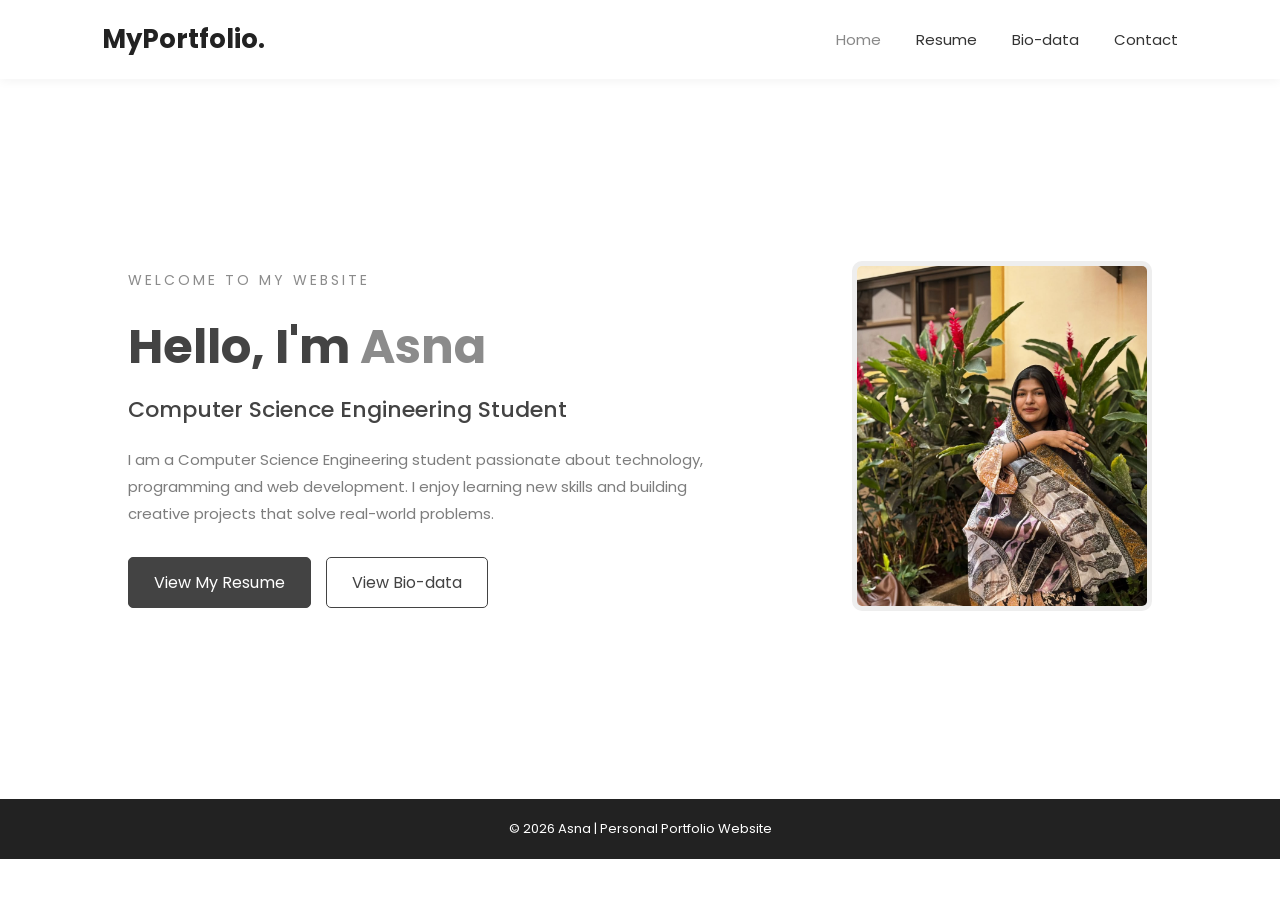
<file: index.html>
<!DOCTYPE html>
<html lang="en">

<head>
    <meta charset="UTF-8">
    <meta name="viewport" content="width=device-width, initial-scale=1.0">

    <title>My Portfolio | Home</title>

    <!-- CSS File -->
    <link rel="stylesheet" href="style.css">

    <!-- Google Fonts -->
    <link href="https://fonts.googleapis.com/css2?family=Poppins:wght@300;400;500;600;700&display=swap" rel="stylesheet">

    <!-- jQuery Library -->
    <script src="https://code.jquery.com/jquery-3.7.1.min.js"></script>

</head>

<body>

    <!-- Navigation Bar -->
    <header>
        <nav class="navbar">

            <div class="logo">MyPortfolio.</div>

            <ul class="nav-links">
                <li><a href="index.html" class="active">Home</a></li>
                <li><a href="resume.html">Resume</a></li>
                <li><a href="biodata.html">Bio-data</a></li>
                <li><a href="contact.html">Contact</a></li>
            </ul>

        </nav>
    </header>


    <!-- Home Section -->
    <section class="home">

        <div class="home-content">

            <p class="welcome">WELCOME TO MY WEBSITE</p>

            <h1>Hello, I'm <span>Asna</span></h1>

            <h2>Computer Science Engineering Student</h2>

            <p class="description">
                I am a Computer Science Engineering student passionate
                about technology, programming and web development.
                I enjoy learning new skills and building creative
                projects that solve real-world problems.
            </p>

            <div class="buttons">

                <a href="resume.html" class="btn">View My Resume</a>

                <a href="biodata.html" class="btn btn-outline">
                    View Bio-data
                </a>

            </div>

        </div>


        <!-- Profile Image -->
        <div class="home-image">

            <img src="images/profile.jpg" alt="My Profile Picture">

        </div>

    </section>


    <!-- Footer -->
    <footer>
        <p>© 2026 Asna | Personal Portfolio Website</p>
    </footer>


    <!-- JavaScript File -->
    <script src="script.js"></script>

</body>
</html>
</file>
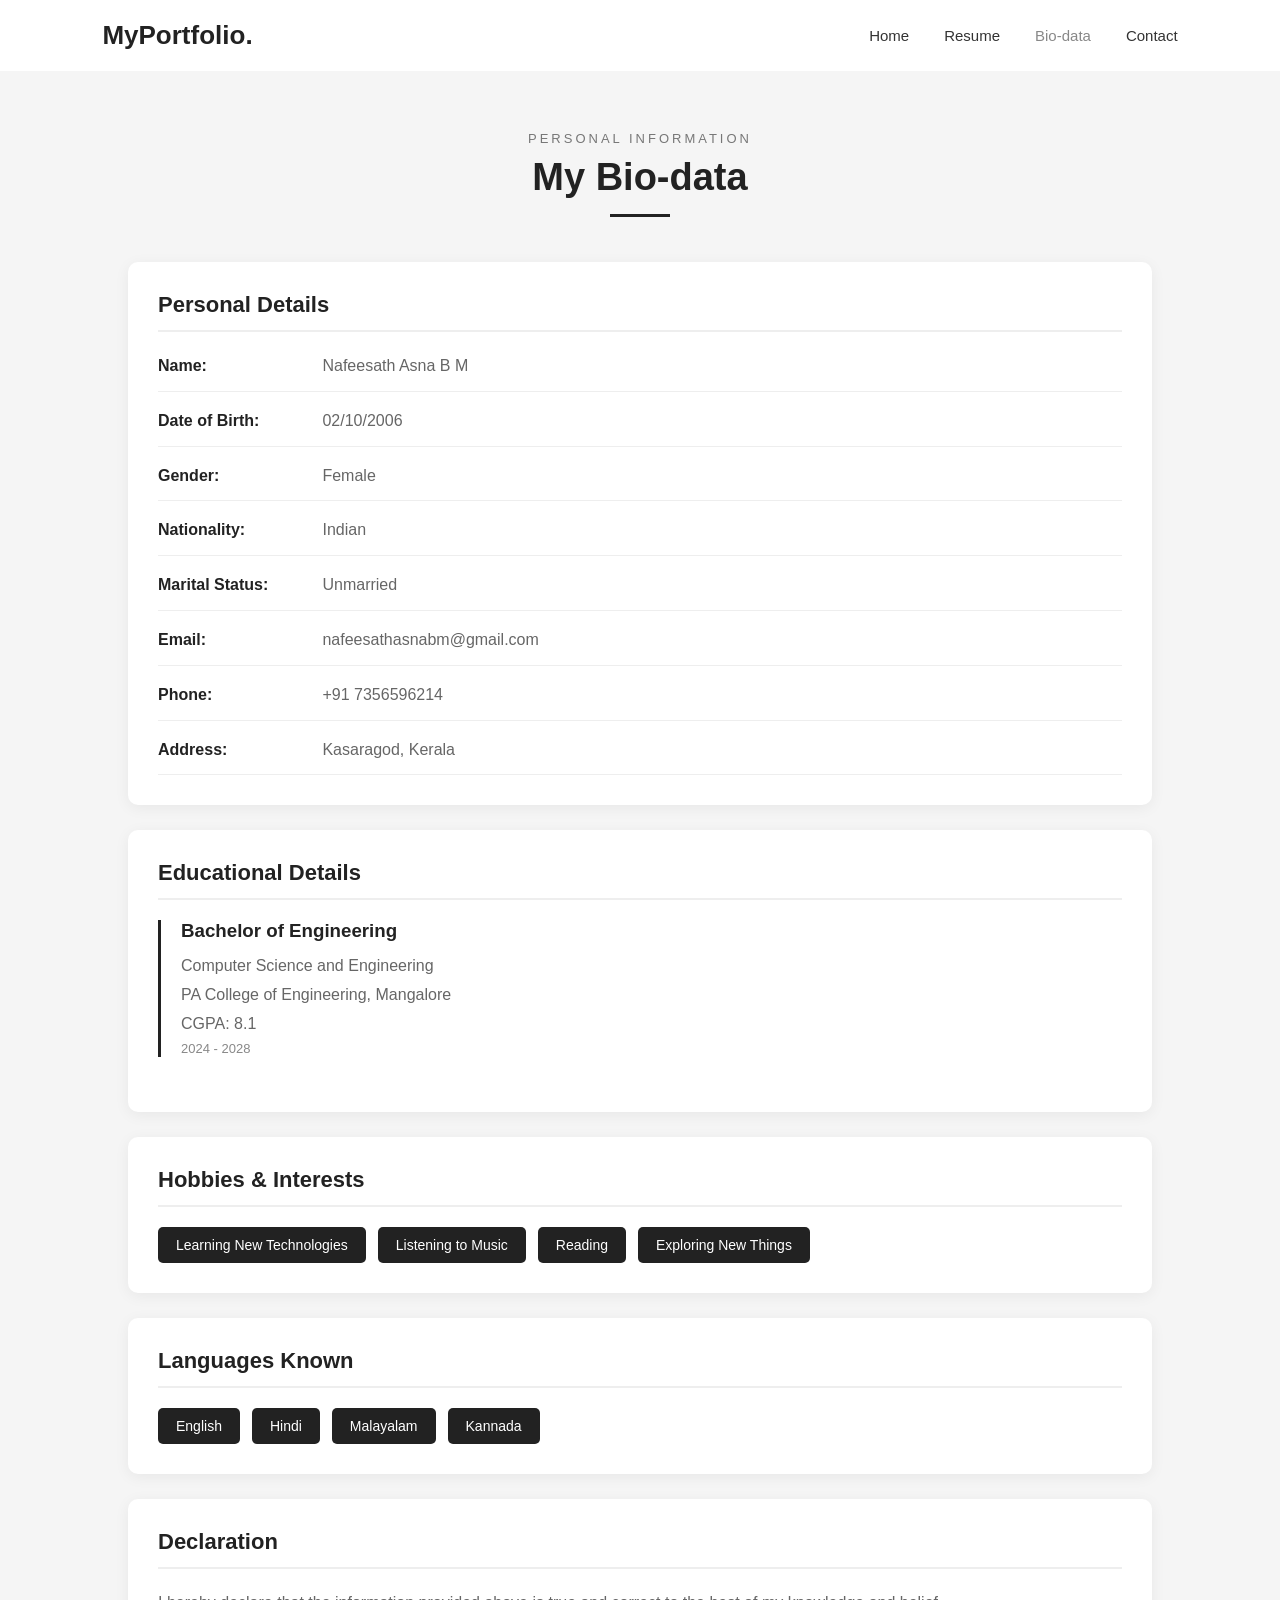
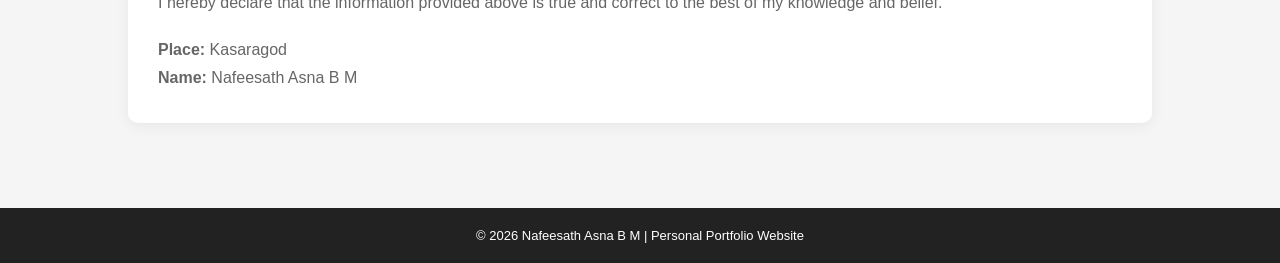
<file: biodata.html>
<!DOCTYPE html>
<html lang="en">

<head>
    <meta charset="UTF-8">
    <meta name="viewport" content="width=device-width, initial-scale=1.0">

    <title>My Portfolio | Bio-data</title>

    <link rel="stylesheet" href="style.css">

    <script src="https://code.jquery.com/jquery-3.7.1.min.js"></script>

</head>

<body>

    <!-- Navigation Bar -->

    <header>
        <nav class="navbar">

            <div class="logo">MyPortfolio.</div>

            <ul class="nav-links">
                <li><a href="index.html">Home</a></li>
                <li><a href="resume.html">Resume</a></li>
                <li><a href="biodata.html" class="active">Bio-data</a></li>
                <li><a href="contact.html">Contact</a></li>
            </ul>

        </nav>
    </header>


    <!-- Bio-data Section -->

    <section class="resume-section">

        <div class="section-heading">

            <p>PERSONAL INFORMATION</p>

            <h1>My Bio-data</h1>

            <div class="underline"></div>

        </div>


        <!-- Personal Details -->

        <div class="resume-card">

            <h2>Personal Details</h2>

            <div class="biodata-item">

                <p><strong>Name:</strong> Nafeesath Asna B M</p>

                <p><strong>Date of Birth:</strong> 02/10/2006</p>

                <p><strong>Gender:</strong> Female</p>

                <p><strong>Nationality:</strong> Indian</p>

                <p><strong>Marital Status:</strong> Unmarried</p>

                <p><strong>Email:</strong> nafeesathasnabm@gmail.com</p>

                <p><strong>Phone:</strong> +91 7356596214</p>

                <p><strong>Address:</strong> Kasaragod, Kerala</p>

            </div>

        </div>


        <!-- Educational Details -->

        <div class="resume-card">

            <h2>Educational Details</h2>

            <div class="resume-item">

                <h3>Bachelor of Engineering</h3>

                <p>Computer Science and Engineering</p>

                <p>PA College of Engineering, Mangalore</p>

                <p>CGPA: 8.1</p>

                <span>2024 - 2028</span>

            </div>

        </div>


        <!-- Hobbies -->

        <div class="resume-card">

            <h2>Hobbies & Interests</h2>

            <div class="skills-list">

                <span>Learning New Technologies</span>

                <span>Listening to Music</span>

                <span>Reading</span>

                <span>Exploring New Things</span>

            </div>

        </div>


        <!-- Languages -->

        <div class="resume-card">

            <h2>Languages Known</h2>

            <div class="skills-list">

                <span>English</span>

                <span>Hindi</span>

                <span>Malayalam</span>

                <span>Kannada</span>

            </div>

        </div>


        <!-- Declaration -->

        <div class="resume-card">

            <h2>Declaration</h2>

            <p>
                I hereby declare that the information provided above
                is true and correct to the best of my knowledge
                and belief.
            </p>

            <br>

            <p><strong>Place:</strong> Kasaragod</p>

            <p><strong>Name:</strong> Nafeesath Asna B M</p>

        </div>


    </section>


    <!-- Footer -->

    <footer>

        <p>© 2026 Nafeesath Asna B M | Personal Portfolio Website</p>

    </footer>


    <script src="script.js"></script>

</body>

</html>
</file>
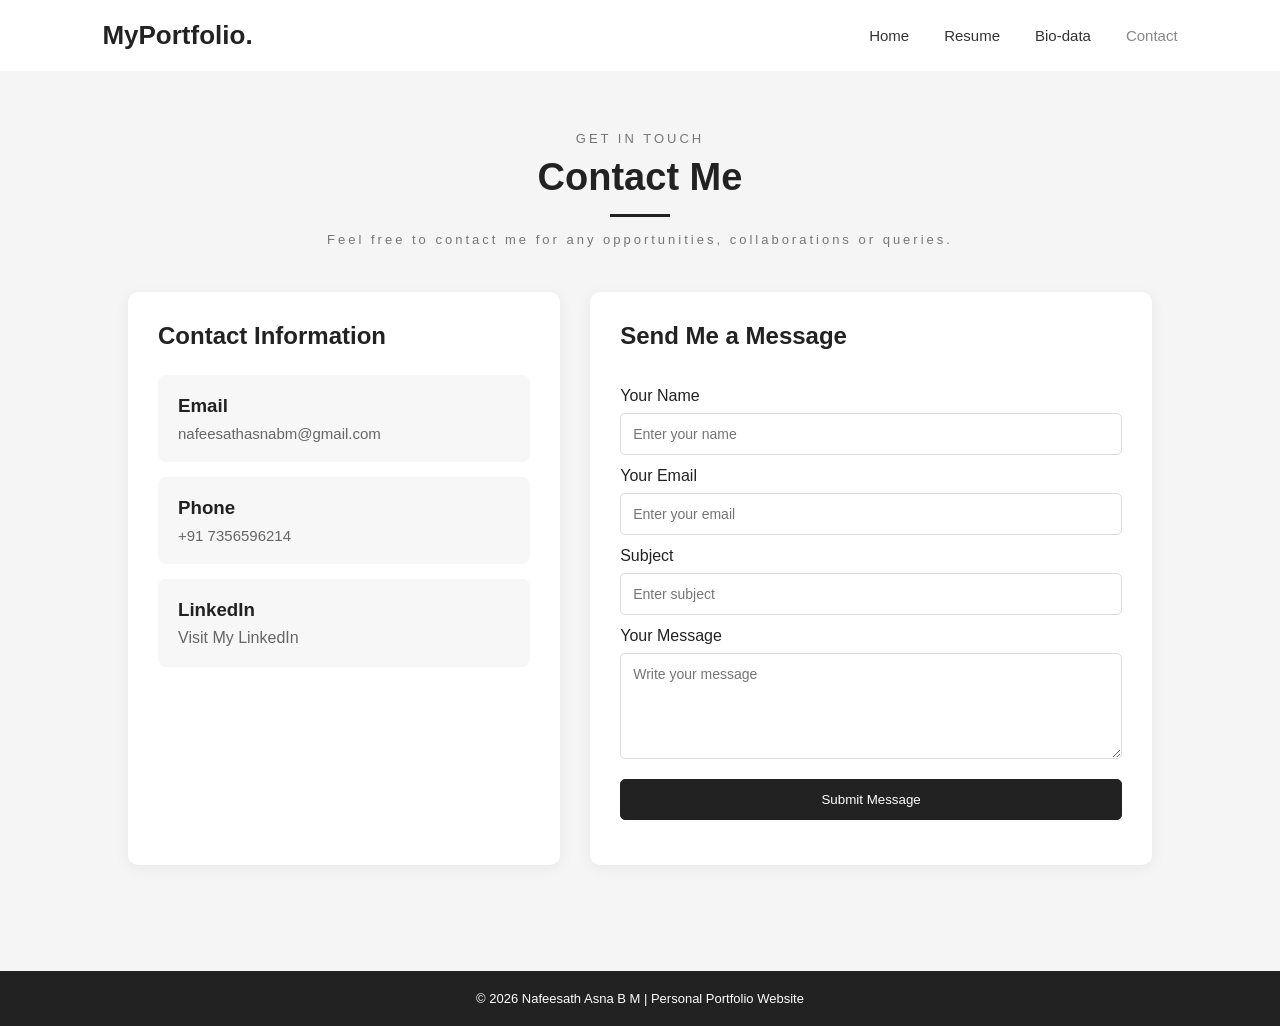
<file: contact.html>
<!DOCTYPE html>
<html lang="en">

<head>
    <meta charset="UTF-8">
    <meta name="viewport" content="width=device-width, initial-scale=1.0">

    <title>My Portfolio | Contact</title>

    <link rel="stylesheet" href="style.css">

    <script src="https://code.jquery.com/jquery-3.7.1.min.js"></script>

</head>

<body>

    <!-- Navigation Bar -->

    <header>
        <nav class="navbar">

            <div class="logo">MyPortfolio.</div>

            <ul class="nav-links">
                <li><a href="index.html">Home</a></li>
                <li><a href="resume.html">Resume</a></li>
                <li><a href="biodata.html">Bio-data</a></li>
                <li><a href="contact.html" class="active">Contact</a></li>
            </ul>

        </nav>
    </header>


    <!-- Contact Section -->

    <section class="contact-section">

        <div class="section-heading">

            <p>GET IN TOUCH</p>

            <h1>Contact Me</h1>

            <div class="underline"></div>

            <p class="contact-intro">
                Feel free to contact me for any opportunities,
                collaborations or queries.
            </p>

        </div>


        <div class="contact-container">

            <!-- Contact Information -->

            <div class="contact-info">

                <h2>Contact Information</h2>

                <div class="contact-card">

                    <h3>Email</h3>

                    <p>nafeesathasnabm@gmail.com</p>

                </div>


                <div class="contact-card">

                    <h3>Phone</h3>

                    <p>+91 7356596214</p>

                </div>


                <div class="contact-card">

                    <h3>LinkedIn</h3>

                    <a href="https://www.linkedin.com/in/nafeesath-asna-b-m-a5705a387"
                       target="_blank">
                       Visit My LinkedIn
                    </a>

                </div>

            </div>


            <!-- Contact Form -->

            <div class="contact-form">

                <h2>Send Me a Message</h2>

                <form id="contactForm">

                    <label>Your Name</label>

                    <input type="text" id="name"
                    placeholder="Enter your name" required>


                    <label>Your Email</label>

                    <input type="email" id="email"
                    placeholder="Enter your email" required>


                    <label>Subject</label>

                    <input type="text" id="subject"
                    placeholder="Enter subject" required>


                    <label>Your Message</label>

                    <textarea id="message"
                    placeholder="Write your message"
                    rows="5" required></textarea>


                    <button type="submit" class="btn">
                        Submit Message
                    </button>

                </form>

                <p id="successMessage"></p>

            </div>

        </div>

    </section>


    <!-- Footer -->

    <footer>

        <p>© 2026 Nafeesath Asna B M | Personal Portfolio Website</p>

    </footer>


    <script src="script.js"></script>

</body>

</html>
</file>
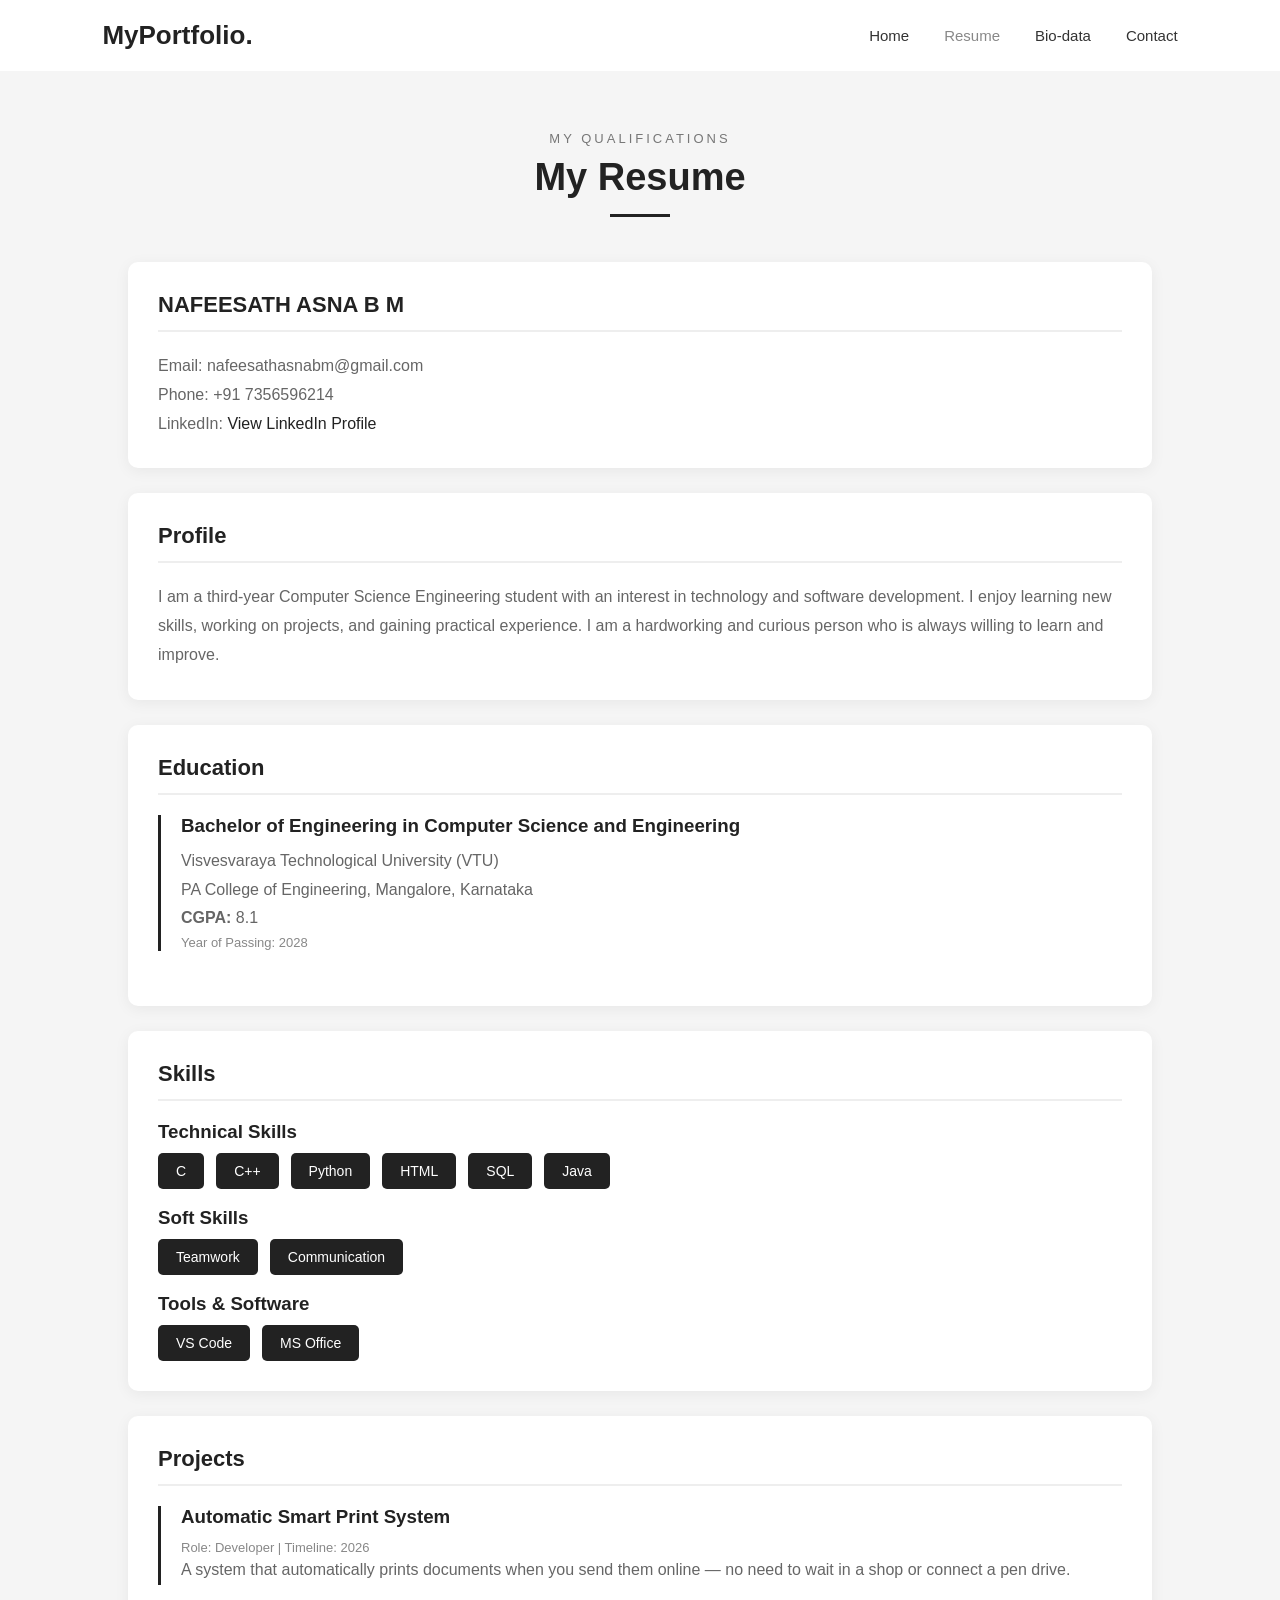
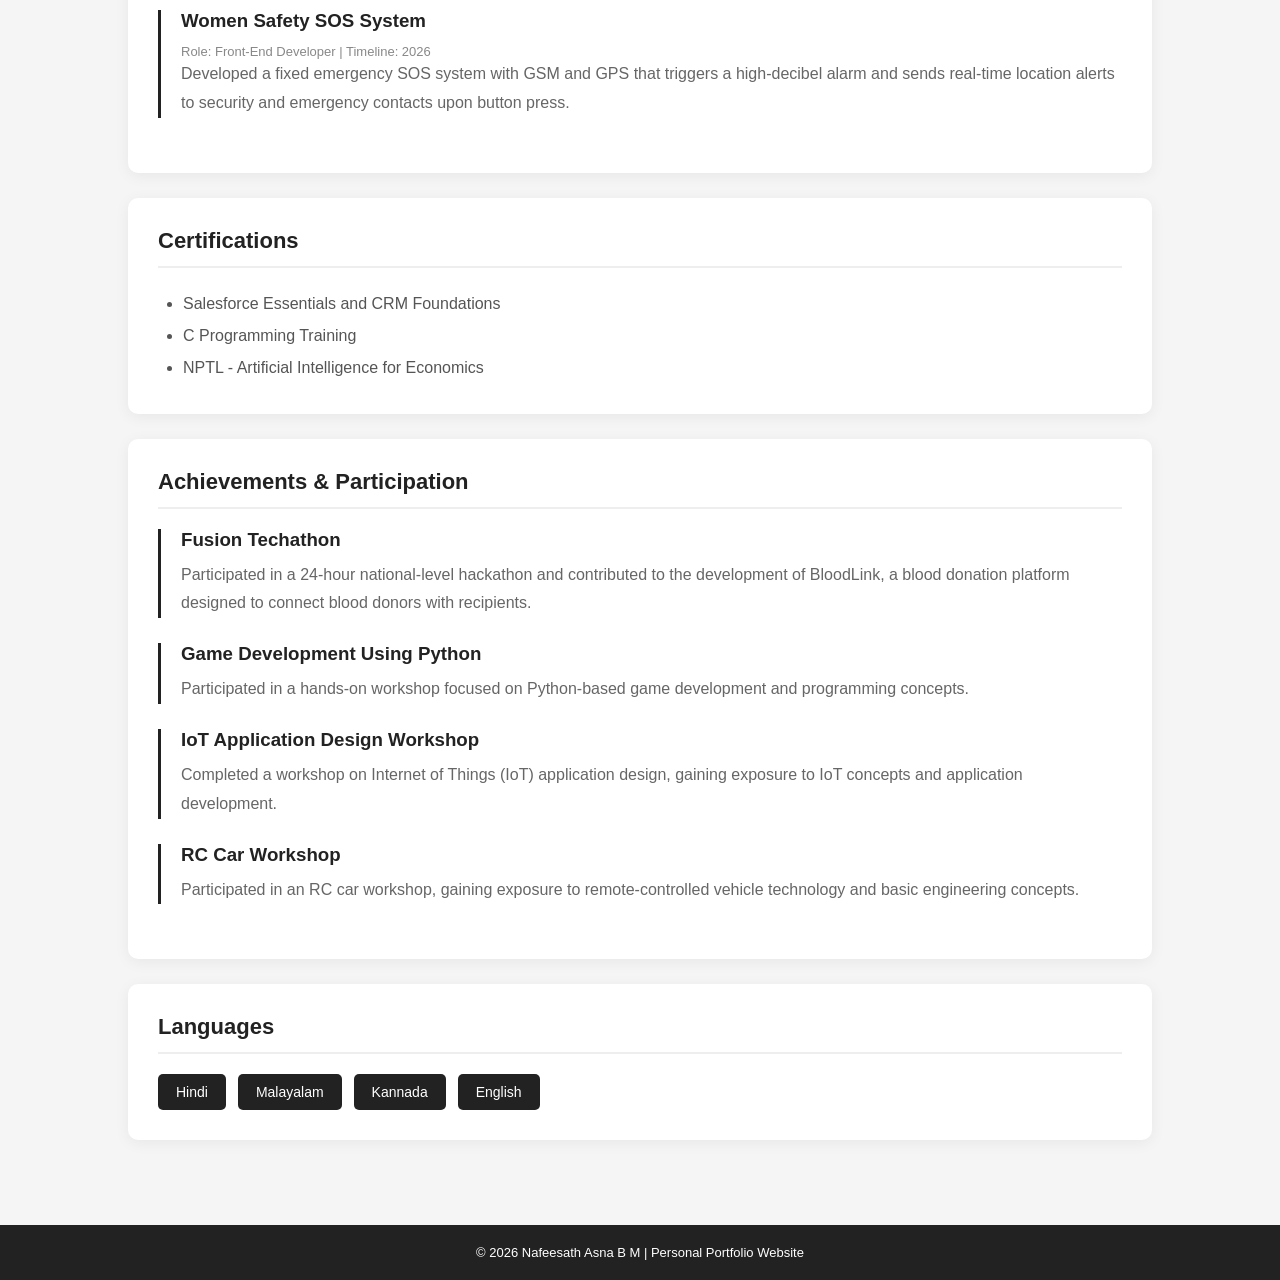
<file: resume.html>
<!DOCTYPE html>
<html lang="en">

<head>
    <meta charset="UTF-8">
    <meta name="viewport" content="width=device-width, initial-scale=1.0">

    <title>My Portfolio | Resume</title>

    <link rel="stylesheet" href="style.css">

    <script src="https://code.jquery.com/jquery-3.7.1.min.js"></script>

</head>

<body>

    <!-- Navigation Bar -->

    <header>
        <nav class="navbar">

            <div class="logo">MyPortfolio.</div>

            <ul class="nav-links">
                <li><a href="index.html">Home</a></li>
                <li><a href="resume.html" class="active">Resume</a></li>
                <li><a href="biodata.html">Bio-data</a></li>
                <li><a href="contact.html">Contact</a></li>
            </ul>

        </nav>
    </header>


    <!-- Resume Section -->

    <section class="resume-section">

        <div class="section-heading">

            <p>MY QUALIFICATIONS</p>

            <h1>My Resume</h1>

            <div class="underline"></div>

        </div>


        <!-- Personal Profile -->

        <div class="resume-card">

            <h2>NAFEESATH ASNA B M</h2>

            <p>
                Email: nafeesathasnabm@gmail.com
            </p>

            <p>
                Phone: +91 7356596214
            </p>

            <p>
                LinkedIn:
                <a href="http://linkedin.com/in/nafeesath-asna-b-m-a5705a387"
                   target="_blank">
                   View LinkedIn Profile
                </a>
            </p>

        </div>


        <!-- Profile -->

        <div class="resume-card">

            <h2>Profile</h2>

            <p>
                I am a third-year Computer Science Engineering student
                with an interest in technology and software development.
                I enjoy learning new skills, working on projects, and
                gaining practical experience. I am a hardworking and
                curious person who is always willing to learn and improve.
            </p>

        </div>


        <!-- Education -->

        <div class="resume-card">

            <h2>Education</h2>

            <div class="resume-item">

                <h3>Bachelor of Engineering in Computer Science and Engineering</h3>

                <p>Visvesvaraya Technological University (VTU)</p>

                <p>PA College of Engineering, Mangalore, Karnataka</p>

                <p><strong>CGPA:</strong> 8.1</p>

                <span>Year of Passing: 2028</span>

            </div>

        </div>


        <!-- Skills -->

        <div class="resume-card">

            <h2>Skills</h2>

            <h3>Technical Skills</h3>

            <div class="skills-list">

                <span>C</span>
                <span>C++</span>
                <span>Python</span>
                <span>HTML</span>
                <span>SQL</span>
                <span>Java</span>

            </div>

            <br>

            <h3>Soft Skills</h3>

            <div class="skills-list">

                <span>Teamwork</span>
                <span>Communication</span>

            </div>

            <br>

            <h3>Tools & Software</h3>

            <div class="skills-list">

                <span>VS Code</span>
                <span>MS Office</span>

            </div>

        </div>


        <!-- Projects -->

        <div class="resume-card">

            <h2>Projects</h2>

            <div class="resume-item">

                <h3>Automatic Smart Print System</h3>

                <span>Role: Developer | Timeline: 2026</span>

                <p>
                    A system that automatically prints documents when
                    you send them online — no need to wait in a shop
                    or connect a pen drive.
                </p>

            </div>


            <div class="resume-item">

                <h3>Women Safety SOS System</h3>

                <span>Role: Front-End Developer | Timeline: 2026</span>

                <p>
                    Developed a fixed emergency SOS system with GSM
                    and GPS that triggers a high-decibel alarm and
                    sends real-time location alerts to security and
                    emergency contacts upon button press.
                </p>

            </div>

        </div>


        <!-- Certifications -->

        <div class="resume-card">

            <h2>Certifications</h2>

            <ul class="resume-list">

                <li>Salesforce Essentials and CRM Foundations</li>

                <li>C Programming Training</li>

                <li>NPTL - Artificial Intelligence for Economics</li>

            </ul>

        </div>


        <!-- Achievements -->

        <div class="resume-card">

            <h2>Achievements & Participation</h2>

            <div class="resume-item">

                <h3>Fusion Techathon</h3>

                <p>
                    Participated in a 24-hour national-level hackathon
                    and contributed to the development of BloodLink,
                    a blood donation platform designed to connect
                    blood donors with recipients.
                </p>

            </div>


            <div class="resume-item">

                <h3>Game Development Using Python</h3>

                <p>
                    Participated in a hands-on workshop focused on
                    Python-based game development and programming concepts.
                </p>

            </div>


            <div class="resume-item">

                <h3>IoT Application Design Workshop</h3>

                <p>
                    Completed a workshop on Internet of Things (IoT)
                    application design, gaining exposure to IoT concepts
                    and application development.
                </p>

            </div>


            <div class="resume-item">

                <h3>RC Car Workshop</h3>

                <p>
                    Participated in an RC car workshop, gaining exposure
                    to remote-controlled vehicle technology and basic
                    engineering concepts.
                </p>

            </div>

        </div>


        <!-- Languages -->

        <div class="resume-card">

            <h2>Languages</h2>

            <div class="skills-list">

                <span>Hindi</span>
                <span>Malayalam</span>
                <span>Kannada</span>
                <span>English</span>

            </div>

        </div>


    </section>


    <!-- Footer -->

    <footer>

        <p>© 2026 Nafeesath Asna B M | Personal Portfolio Website</p>

    </footer>


    <script src="script.js"></script>

</body>

</html>
</file>
<file: style.css>
/* General Styling */

* {
    margin: 0;
    padding: 0;
    box-sizing: border-box;
    font-family: 'Poppins', sans-serif;
}

body {
    background-color: #ffffff;
    color: #222222;
}


/* Navigation Bar */

header {
    width: 100%;
    padding: 20px 8%;
    background-color: white;
    box-shadow: 0 2px 10px rgba(0, 0, 0, 0.05);
}

.navbar {
    display: flex;
    justify-content: space-between;
    align-items: center;
}

.logo {
    font-size: 26px;
    font-weight: 700;
}

.nav-links {
    display: flex;
    list-style: none;
    gap: 35px;
}

.nav-links a {
    text-decoration: none;
    color: #333;
    font-size: 15px;
    transition: 0.3s;
}

.nav-links a:hover,
.nav-links a.active {
    color: #888888;
}


/* Home Section */

.home {
    min-height: 80vh;
    display: flex;
    align-items: center;
    justify-content: space-between;
    padding: 60px 10%;
    gap: 40px;
}

.home-content {
    max-width: 600px;
}

.welcome {
    font-size: 14px;
    letter-spacing: 3px;
    color: #777;
    margin-bottom: 20px;
}

.home-content h1 {
    font-size: 48px;
    margin-bottom: 10px;
}

.home-content h1 span {
    color: #777;
}

.home-content h2 {
    font-size: 22px;
    font-weight: 500;
    margin-bottom: 20px;
}

.description {
    color: #666;
    line-height: 1.8;
    font-size: 15px;
    margin-bottom: 30px;
}


/* Buttons */

.buttons {
    display: flex;
    gap: 15px;
    flex-wrap: wrap;
}

.btn {
    display: inline-block;
    padding: 12px 25px;
    background-color: #222;
    color: white;
    text-decoration: none;
    border: 1px solid #222;
    border-radius: 5px;
    transition: 0.3s;
}

.btn:hover {
    background-color: #555;
    border-color: #555;
}

.btn-outline {
    background-color: white;
    color: #222;
}

.btn-outline:hover {
    background-color: #222;
    color: white;
}


/* Profile Image */

.home-image img {
    width: 300px;
    height: 350px;
    object-fit: cover;
    border-radius: 10px;
    border: 5px solid #eeeeee;
}


/* Footer */

footer {
    text-align: center;
    padding: 20px;
    background-color: #222;
    color: white;
    font-size: 13px;
}


/* Mobile Responsive Design */

@media (max-width: 768px) {

    .navbar {
        flex-direction: column;
        gap: 20px;
    }

    .nav-links {
        gap: 15px;
        flex-wrap: wrap;
        justify-content: center;
    }

    .home {
        flex-direction: column-reverse;
        text-align: center;
    }

    .home-content h1 {
        font-size: 35px;
    }

    .buttons {
        justify-content: center;
    }

    .home-image img {
        width: 230px;
        height: 270px;
    }

}
/* ===== RESUME PAGE DESIGN FIX ===== */

.resume-section {
    padding: 60px 10%;
    background-color: #f5f5f5;
    min-height: 100vh;
}

.section-heading {
    text-align: center;
    margin-bottom: 45px;
}

.section-heading p {
    letter-spacing: 3px;
    color: #777;
    font-size: 13px;
}

.section-heading h1 {
    font-size: 38px;
    margin-top: 10px;
}

.underline {
    width: 60px;
    height: 3px;
    background: #222;
    margin: 15px auto;
}

.resume-card {
    background: white;
    padding: 30px;
    margin-bottom: 25px;
    border-radius: 10px;
    box-shadow: 0 3px 15px rgba(0,0,0,0.06);
    transition: 0.3s;
}

.resume-card:hover {
    transform: translateY(-4px);
}

.resume-card h2 {
    font-size: 22px;
    margin-bottom: 20px;
    border-bottom: 2px solid #eee;
    padding-bottom: 12px;
}

.resume-card h3 {
    margin-bottom: 10px;
}

.resume-card p {
    color: #666;
    line-height: 1.8;
}

.resume-item {
    border-left: 3px solid #222;
    padding-left: 20px;
    margin-bottom: 25px;
}

.resume-item span {
    color: #888;
    font-size: 13px;
}

.skills-list {
    display: flex;
    flex-wrap: wrap;
    gap: 12px;
}

.skills-list span {
    background: #222;
    color: white;
    padding: 10px 18px;
    border-radius: 5px;
    font-size: 14px;
}

.resume-list {
    padding-left: 25px;
    line-height: 2;
    color: #555;
}

.resume-card a {
    color: #222;
    text-decoration: none;
}

@media (max-width: 768px) {

    .resume-section {
        padding: 40px 5%;
    }

    .section-heading h1 {
        font-size: 30px;
    }

    .resume-card {
        padding: 20px;
    }

}
/* BIODATA PAGE */

.biodata-item {
    display: flex;
    flex-direction: column;
    gap: 15px;
}

.biodata-item p {
    padding-bottom: 10px;
    border-bottom: 1px solid #eee;
}

.biodata-item strong {
    color: #222;
    display: inline-block;
    min-width: 160px;
}

.resume-card {
    transition: 0.3s ease;
}
/* CONTACT PAGE */

.contact-section {
    padding: 60px 10%;
    background-color: #f5f5f5;
    min-height: 100vh;
}

.contact-intro {
    margin-top: 15px;
    color: #666;
}

.contact-container {
    display: grid;
    grid-template-columns: 1fr 1.3fr;
    gap: 30px;
    margin-top: 40px;
}

.contact-info,
.contact-form {
    background: white;
    padding: 30px;
    border-radius: 10px;
    box-shadow: 0 3px 15px rgba(0,0,0,0.06);
}

.contact-info h2,
.contact-form h2 {
    margin-bottom: 25px;
}

.contact-card {
    padding: 20px;
    margin-bottom: 15px;
    background: #f7f7f7;
    border-radius: 8px;
}

.contact-card h3 {
    margin-bottom: 8px;
}
.contact-card p {
    font-size: 15px;
}
.contact-card p,
.contact-card a {
    color: #666;
    text-decoration: none;
    word-break: break-word;
}

.contact-card a:hover {
    text-decoration: underline;
}

.contact-form form {
    display: flex;
    flex-direction: column;
}

.contact-form label {
    margin: 12px 0 8px;
    font-weight: 500;
}

.contact-form input,
.contact-form textarea {
    padding: 12px;
    border: 1px solid #ddd;
    border-radius: 5px;
    font-size: 14px;
    outline: none;
}

.contact-form input:focus,
.contact-form textarea:focus {
    border-color: #222;
}

.contact-form textarea {
    resize: vertical;
}

.contact-form button {
    margin-top: 20px;
    cursor: pointer;
}

#successMessage {
    color: green;
    margin-top: 15px;
    font-weight: 500;
}

@media (max-width: 768px) {

    .contact-section {
        padding: 40px 5%;
    }

    .contact-container {
        grid-template-columns: 1fr;
    }

}
</file>
